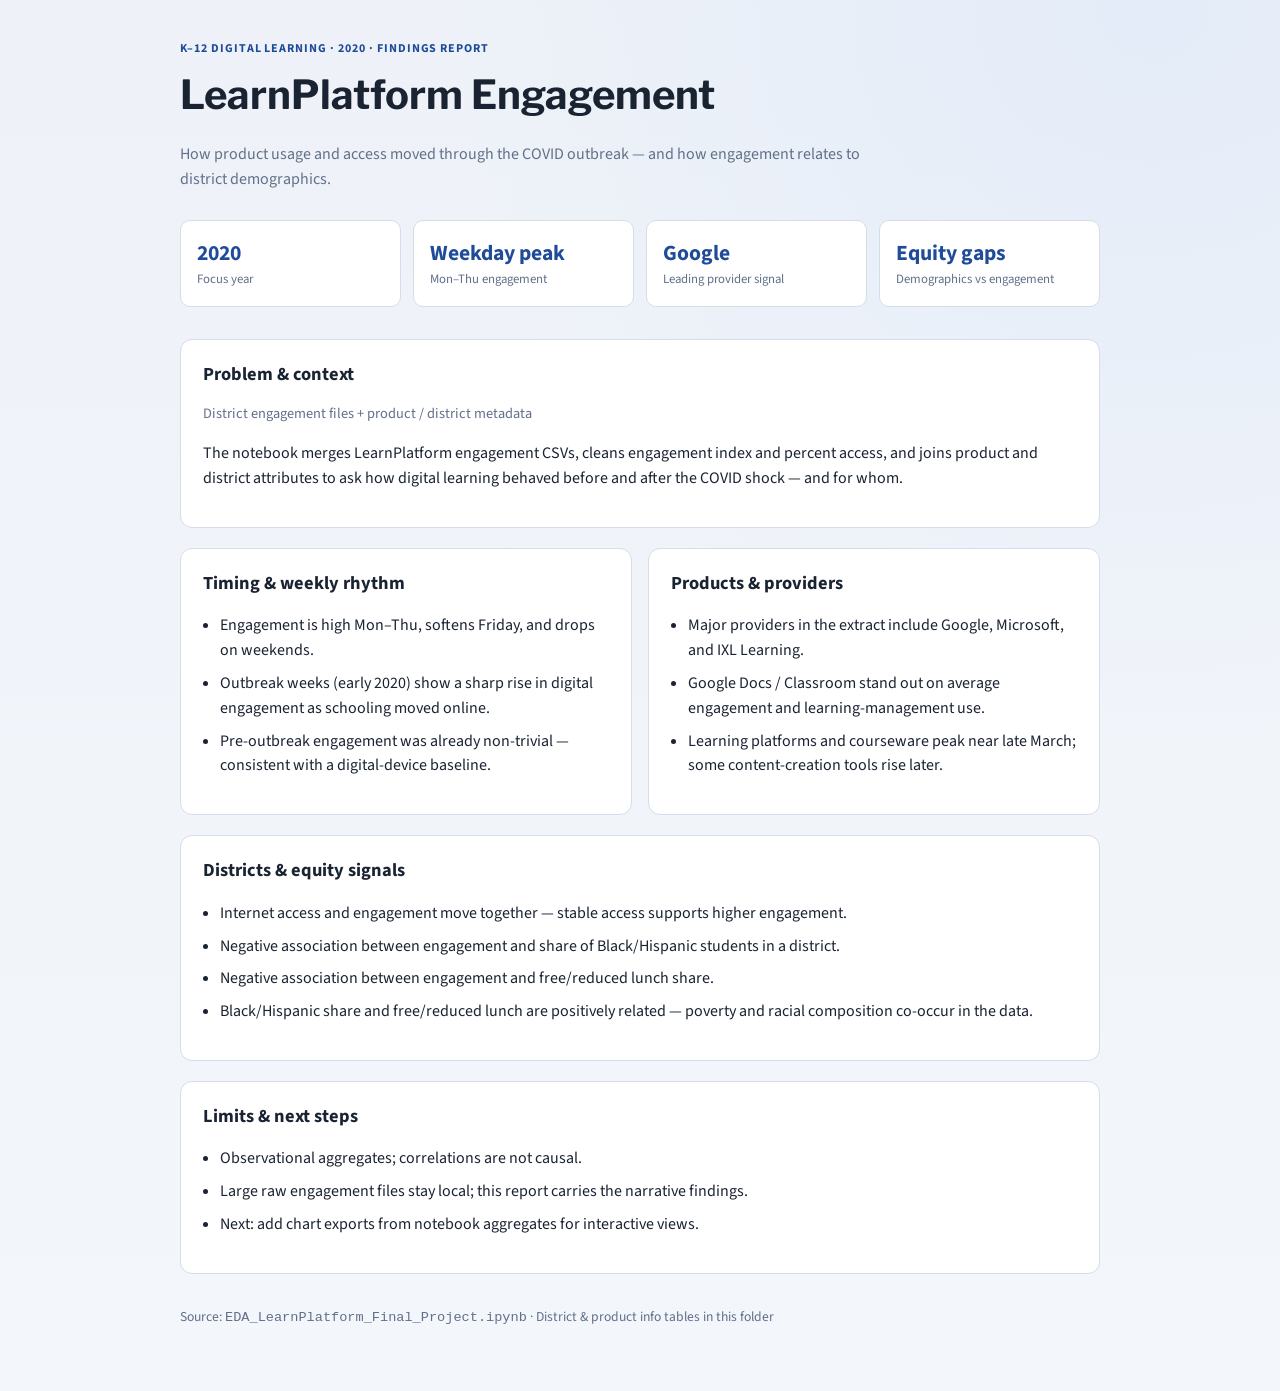
<file: learnplatform_data/index.html>
<!DOCTYPE html>
<html lang="en">
<head>
<meta charset="UTF-8">
<meta name="viewport" content="width=device-width, initial-scale=1.0">
<title>LearnPlatform — Findings Report</title>
<link rel="preconnect" href="https://fonts.googleapis.com">
<link href="https://fonts.googleapis.com/css2?family=Libre+Franklin:wght@600;700&family=Source+Sans+3:wght@400;600&display=swap" rel="stylesheet">
<link rel="stylesheet" href="style.css">
</head>
<body>
<div class="wrap">
  <header>
    <div class="eyebrow">K–12 digital learning · 2020 · Findings report</div>
    <h1>LearnPlatform Engagement</h1>
    <p class="subtitle">How product usage and access moved through the COVID outbreak — and how engagement relates to district demographics.</p>
  </header>

  <div class="stat-strip">
    <div class="stat"><div class="n">2020</div><div class="l">Focus year</div></div>
    <div class="stat"><div class="n">Weekday peak</div><div class="l">Mon–Thu engagement</div></div>
    <div class="stat"><div class="n">Google</div><div class="l">Leading provider signal</div></div>
    <div class="stat"><div class="n">Equity gaps</div><div class="l">Demographics vs engagement</div></div>
  </div>

  <section class="panel">
    <h2>Problem &amp; context</h2>
    <p class="note">District engagement files + product / district metadata</p>
    <p>The notebook merges LearnPlatform engagement CSVs, cleans engagement index and percent access, and joins product and district attributes to ask how digital learning behaved before and after the COVID shock — and for whom.</p>
  </section>

  <div class="grid-2">
    <section class="panel">
      <h2>Timing &amp; weekly rhythm</h2>
      <ul class="findings">
        <li>Engagement is high Mon–Thu, softens Friday, and drops on weekends.</li>
        <li>Outbreak weeks (early 2020) show a sharp rise in digital engagement as schooling moved online.</li>
        <li>Pre-outbreak engagement was already non-trivial — consistent with a digital-device baseline.</li>
      </ul>
    </section>
    <section class="panel">
      <h2>Products &amp; providers</h2>
      <ul class="findings">
        <li>Major providers in the extract include Google, Microsoft, and IXL Learning.</li>
        <li>Google Docs / Classroom stand out on average engagement and learning-management use.</li>
        <li>Learning platforms and courseware peak near late March; some content-creation tools rise later.</li>
      </ul>
    </section>
  </div>

  <section class="panel">
    <h2>Districts &amp; equity signals</h2>
    <ul class="findings">
      <li>Internet access and engagement move together — stable access supports higher engagement.</li>
      <li>Negative association between engagement and share of Black/Hispanic students in a district.</li>
      <li>Negative association between engagement and free/reduced lunch share.</li>
      <li>Black/Hispanic share and free/reduced lunch are positively related — poverty and racial composition co-occur in the data.</li>
    </ul>
  </section>

  <section class="panel">
    <h2>Limits &amp; next steps</h2>
    <ul class="findings">
      <li>Observational aggregates; correlations are not causal.</li>
      <li>Large raw engagement files stay local; this report carries the narrative findings.</li>
      <li>Next: add chart exports from notebook aggregates for interactive views.</li>
    </ul>
  </section>

  <footer>Source: <code>EDA_LearnPlatform_Final_Project.ipynb</code> · District &amp; product info tables in this folder</footer>
</div>
</body>
</html>
</file>
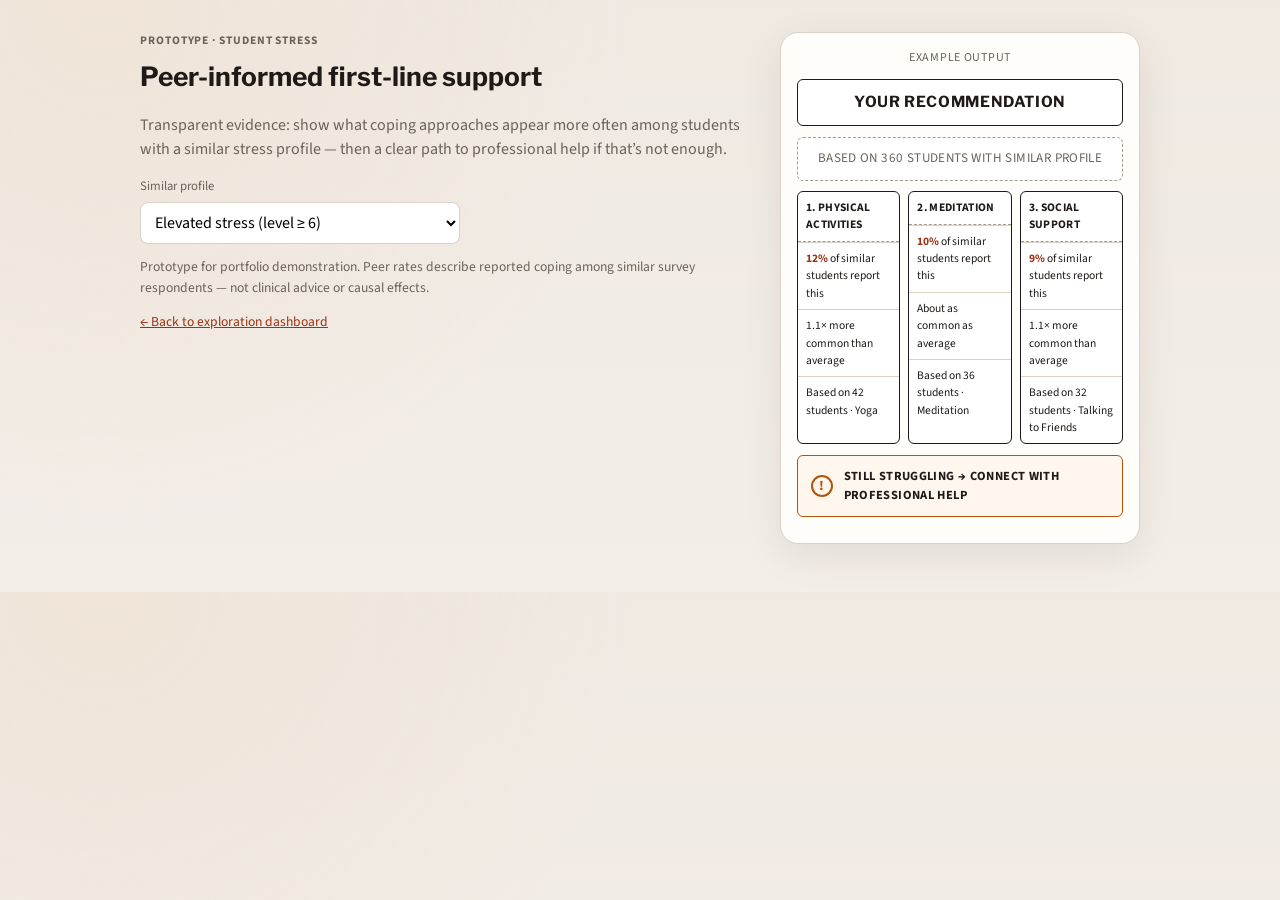
<file: student_stress/recommend.html>
<!DOCTYPE html>
<html lang="en">
<head>
<meta charset="UTF-8">
<meta name="viewport" content="width=device-width, initial-scale=1.0">
<title>Student Stress — Peer Recommendation Prototype</title>
<link rel="preconnect" href="https://fonts.googleapis.com">
<link href="https://fonts.googleapis.com/css2?family=Libre+Franklin:wght@600;700&family=Source+Sans+3:wght@400;600&display=swap" rel="stylesheet">
<link rel="stylesheet" href="recommend.css">
</head>
<body>
<div class="page">
  <aside class="explain">
    <p class="eyebrow">Prototype · student stress</p>
    <h1>Peer-informed first-line support</h1>
    <p>Transparent evidence: show what coping approaches appear more often among students with a similar stress profile — then a clear path to professional help if that’s not enough.</p>
    <label for="profileSelect">Similar profile</label>
    <select id="profileSelect"></select>
    <p class="fine" id="disclaimer"></p>
    <p class="fine"><a href="index.html">← Back to exploration dashboard</a></p>
  </aside>

  <main class="phone" aria-label="Recommendation prototype">
    <div class="phone__chrome">Example output</div>
    <section class="card card--title">Your recommendation</section>
    <section class="card card--dashed" id="cohortLine">Based on — students with similar profile</section>
    <div class="rec-grid" id="recGrid"></div>
    <a class="card card--referral" href="https://www.iasp.info/suicidalthoughts/" target="_blank" rel="noopener">
      <span class="warn" aria-hidden="true">!</span>
      <span>Still struggling → Connect with professional help</span>
    </a>
  </main>
</div>
<script src="recommend_data.js"></script>
<script src="recommend.js"></script>
</body>
</html>
</file>
<file: learnplatform_data/style.css>
:root {
  --ink: #1a2332;
  --muted: #617089;
  --line: #d5dde8;
  --bg: #f3f6fb;
  --card: #fff;
  --accent: #1f4b99;
}
* { box-sizing: border-box; }
body {
  margin: 0;
  font-family: "Source Sans 3", "Segoe UI", sans-serif;
  color: var(--ink);
  background:
    radial-gradient(circle at 90% 0%, #e4ecf9 0%, transparent 40%),
    linear-gradient(180deg, #eef2f8, var(--bg));
  line-height: 1.55;
}
.wrap { max-width: 960px; margin: 0 auto; padding: 2.5rem 1.25rem 4rem; }
.eyebrow { text-transform: uppercase; letter-spacing: 0.08em; font-size: 0.75rem; color: var(--accent); font-weight: 700; }
h1 {
  font-family: "Libre Franklin", sans-serif;
  font-size: clamp(1.8rem, 4vw, 2.5rem);
  margin: 0.35rem 0 0.5rem;
}
.subtitle { color: var(--muted); max-width: 44rem; }
.stat-strip {
  display: grid;
  grid-template-columns: repeat(auto-fit, minmax(150px, 1fr));
  gap: 0.75rem;
  margin: 1.75rem 0 2rem;
}
.stat {
  background: var(--card);
  border: 1px solid var(--line);
  border-radius: 10px;
  padding: 1rem;
}
.stat .n { font-size: 1.35rem; font-weight: 700; color: var(--accent); }
.stat .l { font-size: 0.8rem; color: var(--muted); }
.panel {
  background: var(--card);
  border: 1px solid var(--line);
  border-radius: 12px;
  padding: 1.25rem 1.35rem;
  margin-bottom: 1.25rem;
}
.panel h2 { margin: 0 0 0.35rem; font-size: 1.15rem; }
.panel .note { color: var(--muted); font-size: 0.9rem; margin-bottom: 0.85rem; }
ul.findings { padding-left: 1.1rem; }
ul.findings li { margin-bottom: 0.5rem; }
.grid-2 {
  display: grid;
  grid-template-columns: repeat(auto-fit, minmax(260px, 1fr));
  gap: 1rem;
}
footer { margin-top: 2rem; color: var(--muted); font-size: 0.85rem; }
</file>
<file: student_stress/recommend.css>
:root {
  --ink: #1f1a17;
  --muted: #6b625a;
  --line: #d9d0c6;
  --dash: #a89888;
  --bg: #f3eee8;
  --card: #fffdf9;
  --accent: #9a3412;
  --warn: #b45309;
}
* { box-sizing: border-box; }
body {
  margin: 0;
  font-family: "Source Sans 3", "Segoe UI", sans-serif;
  color: var(--ink);
  background:
    radial-gradient(circle at 8% 0%, #f0e4d8 0%, transparent 40%),
    linear-gradient(180deg, #efe9e2, var(--bg));
  line-height: 1.5;
}
.page {
  max-width: 1040px;
  margin: 0 auto;
  padding: 2rem 1.25rem 3rem;
  display: grid;
  grid-template-columns: minmax(240px, 1fr) minmax(280px, 360px);
  gap: 2rem;
  align-items: start;
}
.eyebrow {
  text-transform: uppercase;
  letter-spacing: 0.08em;
  font-size: 0.72rem;
  color: var(--accent);
  font-weight: 700;
  margin: 0 0 0.5rem;
}
.explain h1 {
  font-family: "Libre Franklin", sans-serif;
  font-size: 1.65rem;
  margin: 0 0 0.75rem;
}
.explain p { color: var(--muted); }
.explain label {
  display: block;
  font-size: 0.8rem;
  color: var(--muted);
  margin: 1rem 0 0.35rem;
}
.explain select {
  width: 100%;
  max-width: 320px;
  font: inherit;
  padding: 0.5rem 0.65rem;
  border-radius: 8px;
  border: 1px solid var(--line);
  background: #fff;
}
.fine { font-size: 0.85rem; }
.fine a { color: var(--accent); }

.phone {
  background: var(--card);
  border: 1px solid var(--line);
  border-radius: 18px;
  padding: 1rem;
  box-shadow: 0 12px 40px rgba(40, 24, 12, 0.08);
}
.phone__chrome {
  text-align: center;
  font-size: 0.75rem;
  color: var(--muted);
  margin-bottom: 0.75rem;
  text-transform: uppercase;
  letter-spacing: 0.06em;
}
.card {
  border: 1.5px solid var(--ink);
  border-radius: 6px;
  padding: 0.7rem 0.8rem;
  margin-bottom: 0.65rem;
  background: #fff;
}
.card--title {
  text-align: center;
  font-family: "Libre Franklin", sans-serif;
  font-weight: 700;
  text-transform: uppercase;
  letter-spacing: 0.04em;
  font-size: 0.95rem;
}
.card--dashed {
  border-style: dashed;
  border-color: var(--dash);
  text-align: center;
  font-size: 0.82rem;
  color: var(--muted);
  text-transform: uppercase;
  letter-spacing: 0.03em;
}
.rec-grid {
  display: grid;
  grid-template-columns: 1fr;
  gap: 0.65rem;
  margin-bottom: 0.65rem;
}
.rec {
  border: 1.5px solid var(--ink);
  border-radius: 6px;
  overflow: hidden;
  background: #fff;
}
.rec__title {
  border-bottom: 1.5px dashed var(--dash);
  padding: 0.55rem 0.65rem;
  font-size: 0.78rem;
  font-weight: 700;
  text-transform: uppercase;
  letter-spacing: 0.03em;
}
.rec__stat {
  border-top: 1px solid var(--line);
  padding: 0.5rem 0.65rem;
  font-size: 0.82rem;
}
.rec__stat:first-of-type { border-top: none; }
.rec__stat strong { color: var(--accent); }

.card--referral {
  display: flex;
  gap: 0.65rem;
  align-items: center;
  text-decoration: none;
  color: inherit;
  font-weight: 700;
  text-transform: uppercase;
  letter-spacing: 0.03em;
  font-size: 0.78rem;
  background: #fff7ed;
  border-color: var(--warn);
}
.card--referral:hover { background: #ffedd5; }
.warn {
  flex: 0 0 1.4rem;
  height: 1.4rem;
  border-radius: 50%;
  border: 2px solid var(--warn);
  color: var(--warn);
  display: inline-flex;
  align-items: center;
  justify-content: center;
  font-weight: 800;
  font-size: 0.85rem;
}

@media (min-width: 720px) {
  .rec-grid {
    grid-template-columns: repeat(3, 1fr);
    gap: 0.5rem;
  }
  .rec__title, .rec__stat { font-size: 0.72rem; padding: 0.45rem 0.5rem; }
}

@media (max-width: 800px) {
  .page { grid-template-columns: 1fr; }
  .phone { max-width: 420px; margin: 0 auto; }
}
</file>
